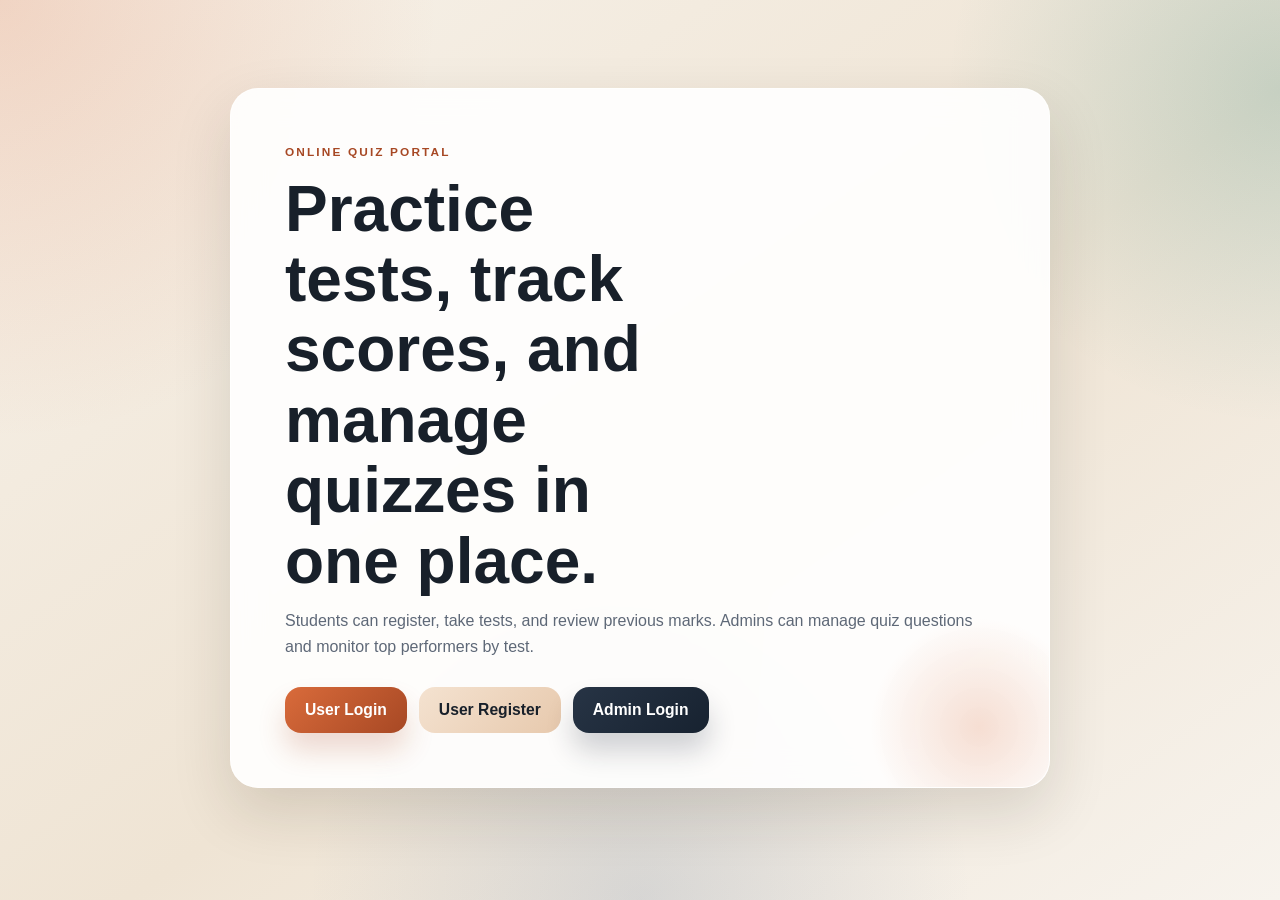
<file: index.html>
<!DOCTYPE html>
<html lang="en">
<head>
    <meta charset="UTF-8">
    <meta name="viewport" content="width=device-width, initial-scale=1.0">
    <title>Online Quiz Portal</title>
    <link rel="stylesheet" href="styles.css">
</head>
<body data-page="home">
    <main class="hero-layout">
        <section class="hero-panel">
            <p class="eyebrow">Online Quiz Portal</p>
            <h1>Practice tests, track scores, and manage quizzes in one place.</h1>
            <p class="hero-copy">
                Students can register, take tests, and review previous marks. Admins can manage quiz questions and monitor top performers by test.
            </p>
            <div class="hero-actions">
                <a href="login.html" class="btn">User Login</a>
                <a href="register.html" class="btn btn-secondary">User Register</a>
                <a href="admin-login.html" class="btn btn-dark">Admin Login</a>
            </div>
        </section>
    </main>
</body>
</html>
</file>
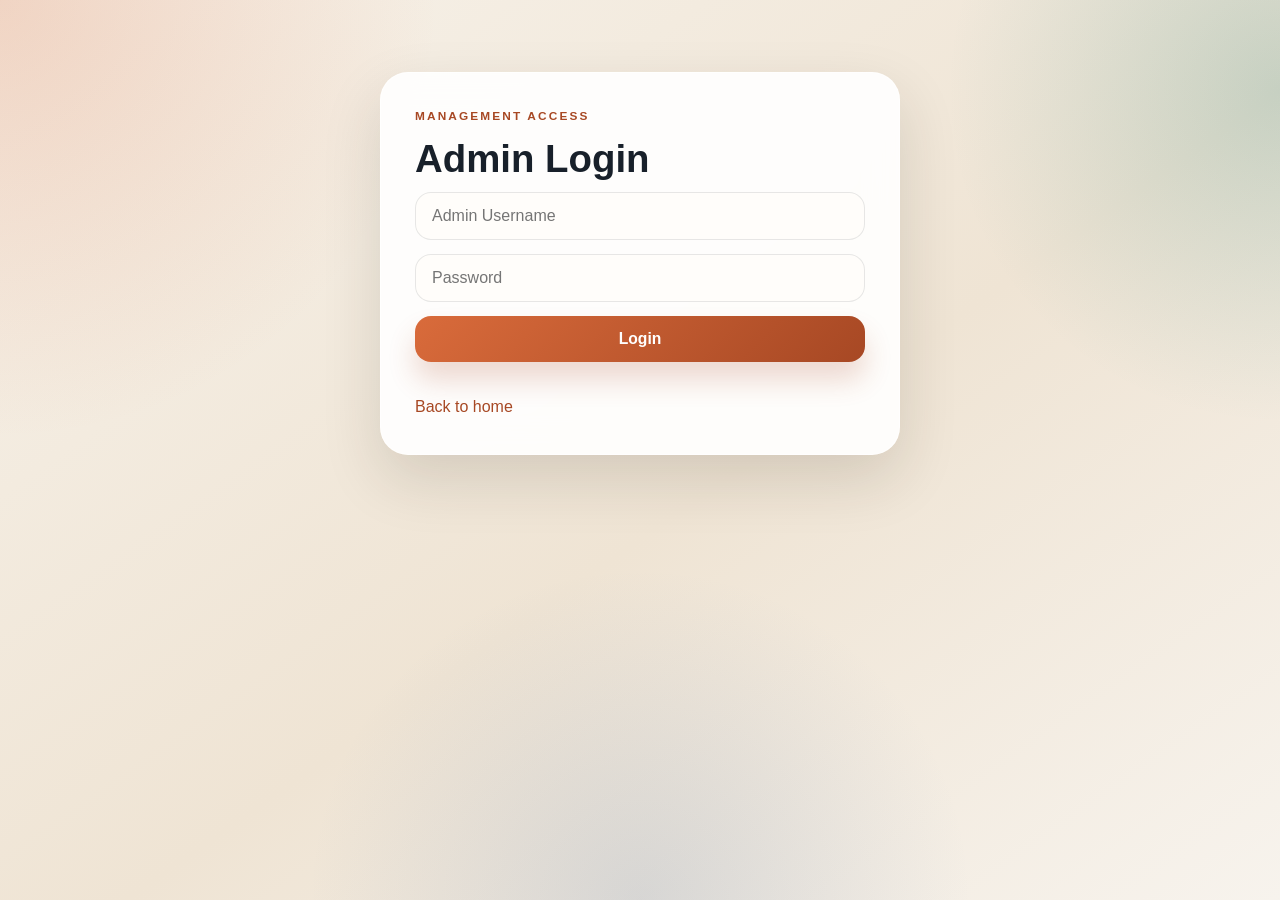
<file: admin-dashboard.html>
<!DOCTYPE html>
<html lang="en">
<head>
    <meta charset="UTF-8">
    <meta name="viewport" content="width=device-width, initial-scale=1.0">
    <title>Admin Dashboard</title>
    <link rel="stylesheet" href="styles.css">
</head>
<body data-page="admin-dashboard">
    <main class="dashboard-shell">
        <section class="topbar">
            <div>
                <p class="eyebrow">Administration</p>
                <h2 id="adminWelcome">Welcome</h2>
                <p class="muted">Manage tests, update questions, and review top performers.</p>
            </div>
            <div class="topbar-actions">
                <a href="admin-users.html" class="btn">Users Report</a>
                <button type="button" class="btn btn-secondary" onclick="resetDemoData()">Reset Data</button>
                <button type="button" class="btn btn-dark" onclick="logoutAdmin()">Logout</button>
            </div>
        </section>

        <section class="panel">
            <div id="adminStats" class="stat-grid"></div>
        </section>

        <section class="panel">
            <div class="panel-header">
                <h3>Leaderboard</h3>
                <select id="adminLeaderboardFilter" onchange="renderLeaderboard('leaderboardBody', loadData(), this.value)"></select>
            </div>
            <div class="table-wrap">
                <table>
                    <thead>
                        <tr>
                            <th>Rank</th>
                            <th>Student</th>
                            <th>Score</th>
                            <th>Attempts</th>
                        </tr>
                    </thead>
                    <tbody id="leaderboardBody"></tbody>
                </table>
            </div>
        </section>

        <section class="panel">
            <div class="panel-header">
                <h3>Student Progress</h3>
                <select id="progressTestFilter" onchange="renderAdminProgress(loadData(), this.value)"></select>
            </div>
            <div class="table-wrap">
                <table>
                    <thead>
                        <tr>
                            <th>Test</th>
                            <th>Student</th>
                            <th>Attempts</th>
                            <th>Best Score</th>
                            <th>Latest Attempt</th>
                            <th>Status</th>
                        </tr>
                    </thead>
                    <tbody id="studentProgressBody"></tbody>
                </table>
            </div>
        </section>

        <section class="panel two-column">
            <div>
                <h3>Existing Tests</h3>
                <div id="adminTestList" class="card-stack"></div>
            </div>

            <div>
                <h3>Create or Edit Test</h3>
                <form id="testForm" onsubmit="return saveTest(event)">
                    <input type="hidden" id="testId">
                    <label for="testSelect">Choose a test to edit</label>
                    <select id="testSelect" onchange="loadTestIntoEditor()"></select>
                    <input type="text" id="testTitle" placeholder="Test title" required>
                    <input type="text" id="testCategory" placeholder="Test category or subject (e.g. Java, Aptitude)" required>
                    <textarea id="testDescription" placeholder="Short description" rows="3" required></textarea>
                    <input type="number" id="testDuration" min="1" placeholder="Test duration in minutes" required>
                    <input type="number" id="testAttempts" min="1" placeholder="Max attempts per user" required>
                    <input type="number" id="testExpiryMinutes" min="0" placeholder="Expire after this many minutes from now (optional)">
                    <div class="panel-header compact-header">
                        <label for="questionBuilder">Questions</label>
                        <button type="button" class="btn btn-secondary btn-small" onclick="addQuestionEditor()">Add Question</button>
                    </div>
                    <div id="questionBuilder" class="question-builder"></div>
                    <div id="adminTestMessage" class="status-message"></div>
                    <button type="submit" class="btn">Save Test</button>
                    <button type="button" class="btn btn-danger" onclick="deleteTest()">Delete Test</button>
                </form>
            </div>
        </section>
    </main>
    <script src="script.js"></script>
</body>
</html>
</file>
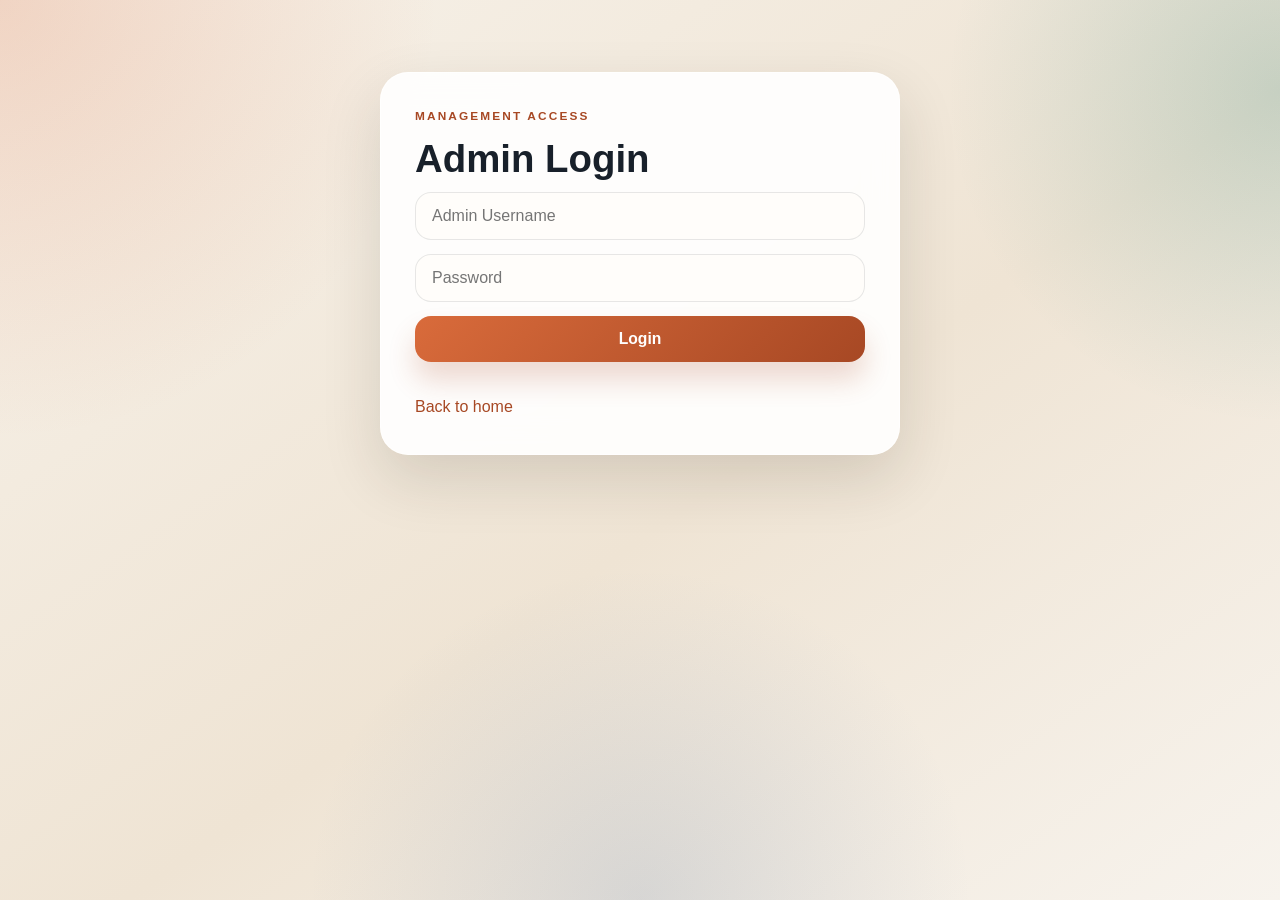
<file: admin-login.html>
<!DOCTYPE html>
<html lang="en">
<head>
    <meta charset="UTF-8">
    <meta name="viewport" content="width=device-width, initial-scale=1.0">
    <title>Admin Login</title>
    <link rel="stylesheet" href="styles.css">
</head>
<body data-page="admin-login">
    <main class="page-shell">
        <div class="container narrow">
            <p class="eyebrow">Management Access</p>
            <h2>Admin Login</h2>
            <form onsubmit="return loginAdmin(event)">
                <input type="text" id="adminUsername" placeholder="Admin Username" required>
                <input type="password" id="adminPassword" placeholder="Password" required>
                <button type="submit" class="btn">Login</button>
            </form>
            <div id="adminLoginMessage" class="status-message"></div>
            <p class="helper-text"><a href="index.html">Back to home</a></p>
        </div>
    </main>
    <script src="script.js"></script>
</body>
</html>
</file>
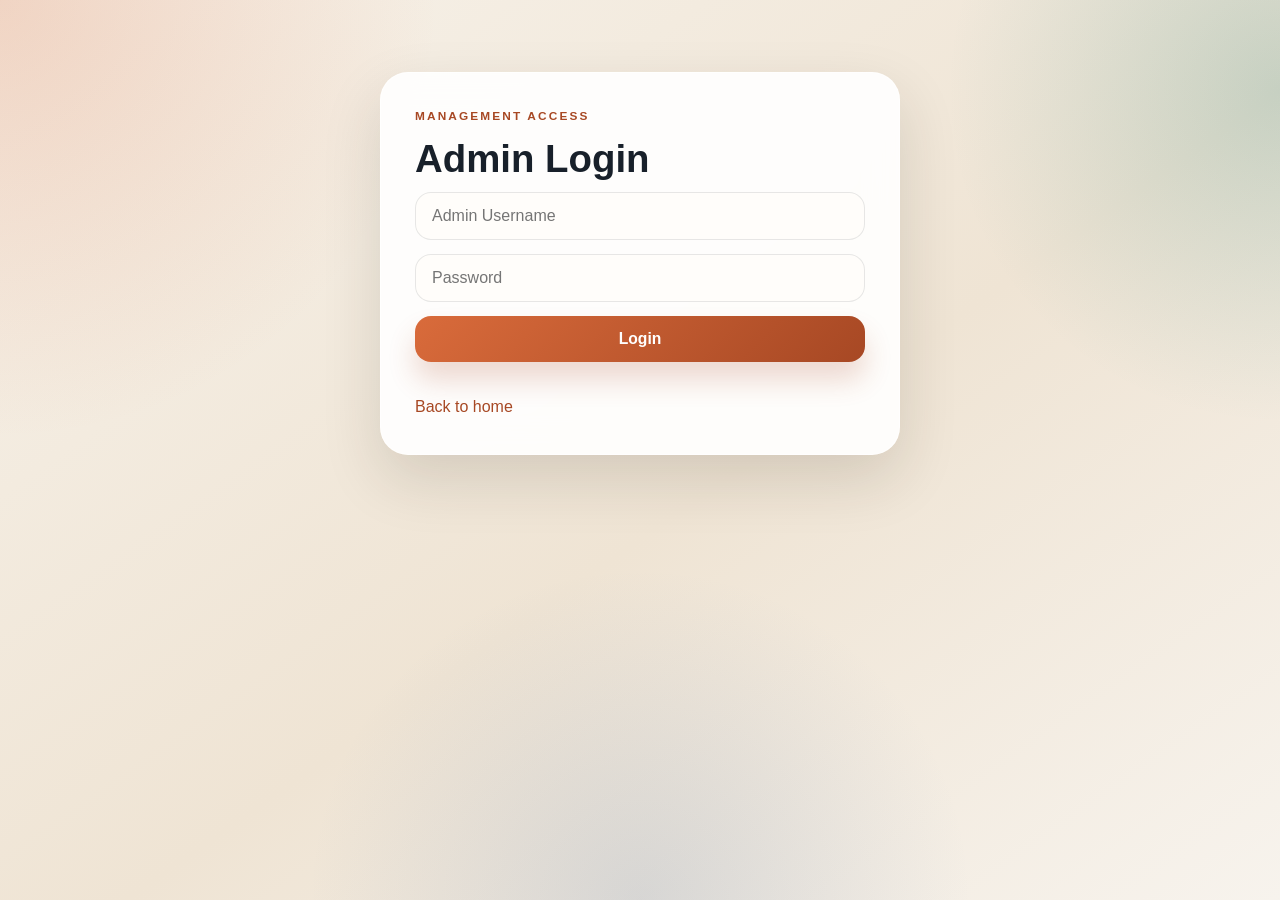
<file: admin-user-report.html>
<!DOCTYPE html>
<html lang="en">
<head>
    <meta charset="UTF-8">
    <meta name="viewport" content="width=device-width, initial-scale=1.0">
    <title>User Report</title>
    <link rel="stylesheet" href="styles.css">
</head>
<body data-page="admin-user-report">
    <main class="dashboard-shell">
        <section class="topbar">
            <div>
                <p class="eyebrow">Read-Only User Report</p>
                <h2 id="reportWelcome">User Report</h2>
                <p id="reportSubtitle" class="muted">Only viewing is allowed on this page.</p>
            </div>
            <div class="topbar-actions">
                <a href="admin-users.html" class="btn btn-secondary">Back to Users</a>
                <a href="admin-dashboard.html" class="btn btn-dark">Admin Dashboard</a>
            </div>
        </section>

        <section class="panel">
            <div id="reportStats" class="stat-grid"></div>
        </section>

        <section id="reportCharts" class="report-grid"></section>

        <section class="panel">
            <h3>Insights</h3>
            <div id="reportInsights" class="insight-list"></div>
        </section>
    </main>
    <script src="script.js"></script>
</body>
</html>
</file>
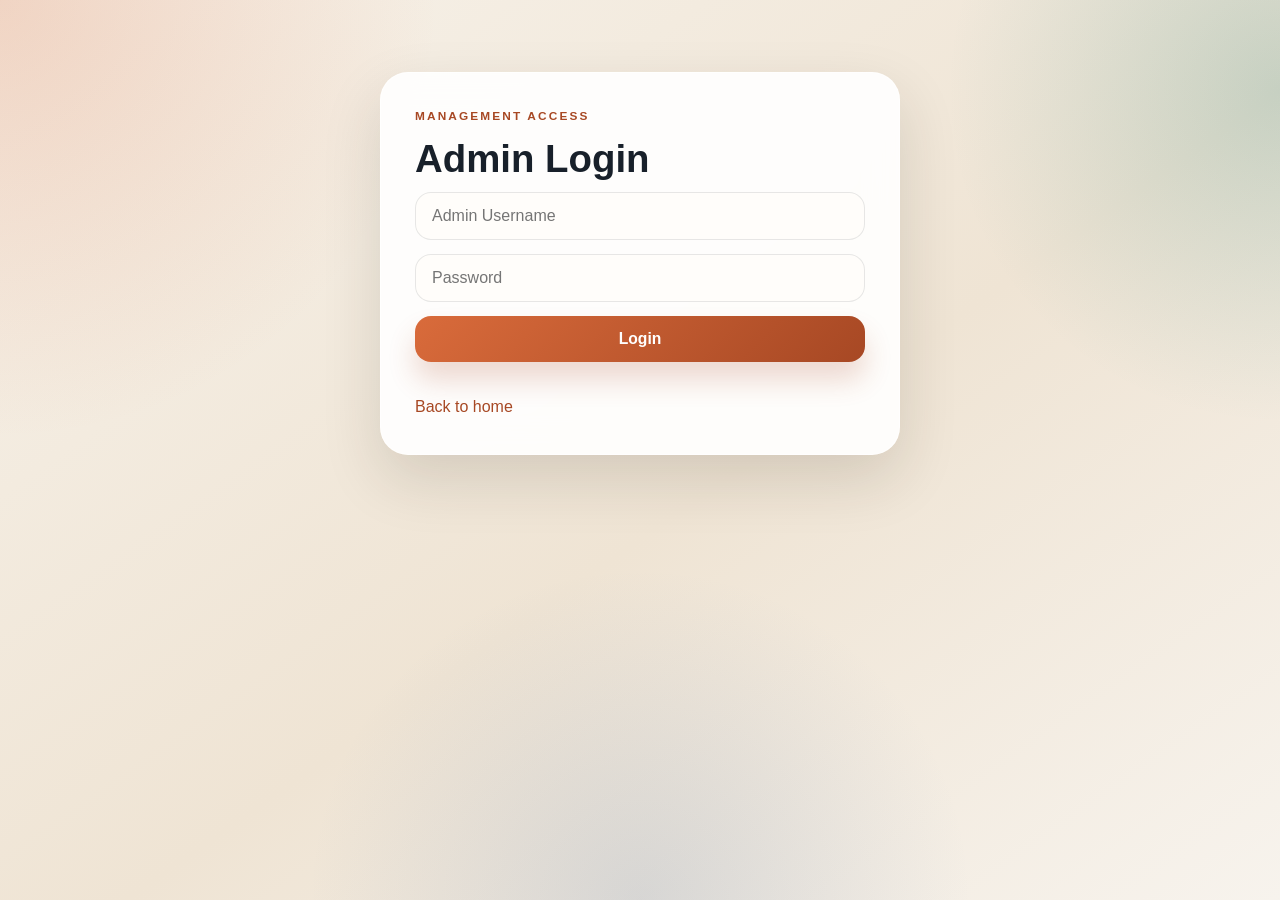
<file: admin-users.html>
<!DOCTYPE html>
<html lang="en">
<head>
    <meta charset="UTF-8">
    <meta name="viewport" content="width=device-width, initial-scale=1.0">
    <title>Users Report</title>
    <link rel="stylesheet" href="styles.css">
</head>
<body data-page="admin-users">
    <main class="dashboard-shell">
        <section class="topbar">
            <div>
                <p class="eyebrow">Users Report</p>
                <h2>Student Reports</h2>
                <p class="muted">Search for a student and open their report in read-only mode.</p>
            </div>
            <div class="topbar-actions">
                <a href="admin-dashboard.html" class="btn btn-secondary">Back to Admin</a>
                <button type="button" class="btn btn-dark" onclick="logoutAdmin()">Logout</button>
            </div>
        </section>

        <section class="panel">
            <label for="adminUserSearch">Search users</label>
            <input type="search" id="adminUserSearch" placeholder="Search by name or username">
        </section>

        <section class="panel">
            <div class="panel-header">
                <h3>All Users</h3>
                <p id="adminUsersCount" class="muted">0 users</p>
            </div>
            <div id="adminUsersList" class="card-grid"></div>
        </section>
    </main>
    <script src="script.js"></script>
</body>
</html>
</file>
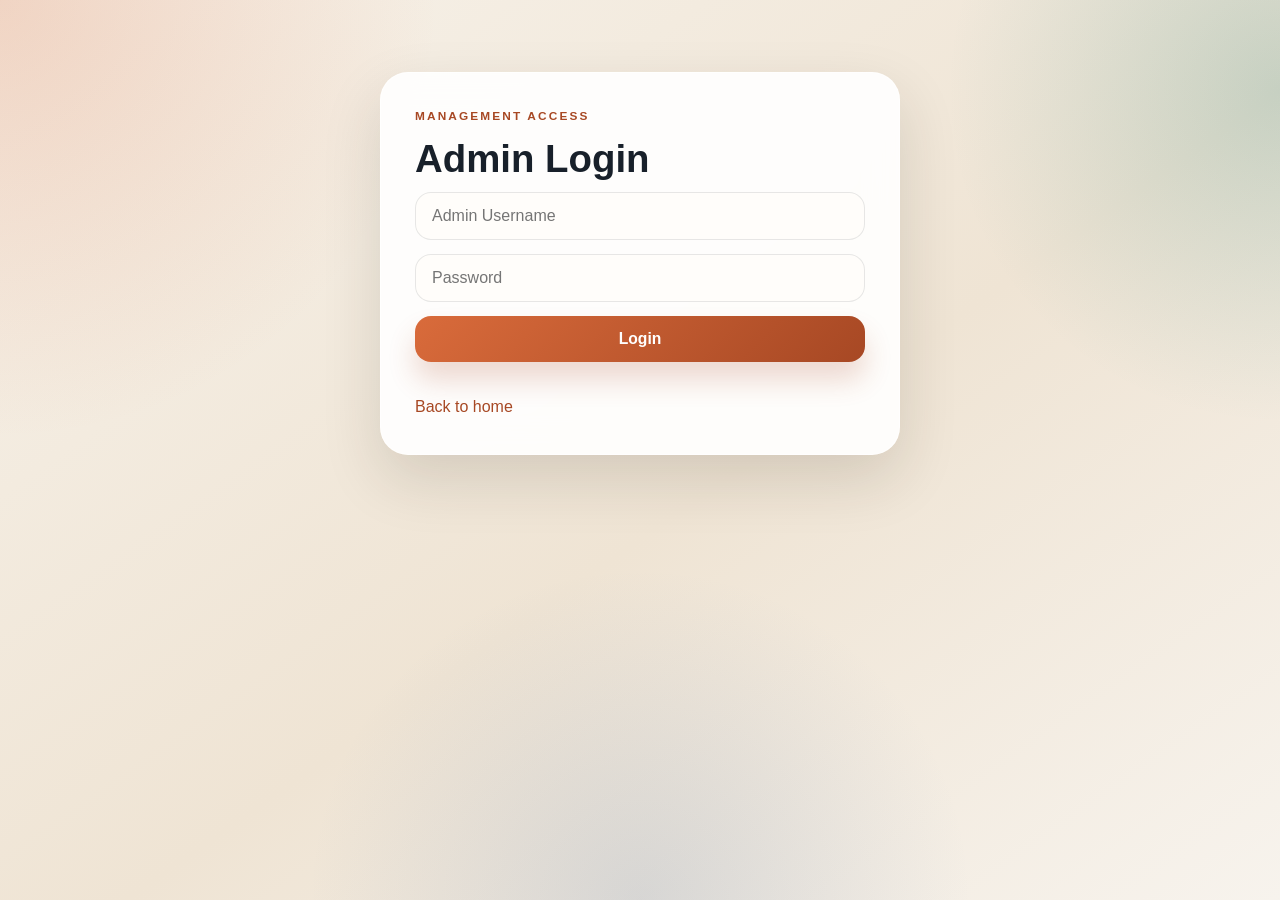
<file: answer-key.html>
<!DOCTYPE html>
<html lang="en">
<head>
    <meta charset="UTF-8">
    <meta name="viewport" content="width=device-width, initial-scale=1.0">
    <title>Answer Key</title>
    <link rel="stylesheet" href="styles.css">
</head>
<body data-page="answer-key">
    <main class="dashboard-shell">
        <section class="topbar">
            <div>
                <p class="eyebrow">Admin Answer Key</p>
                <h2 id="answerKeyTitle">Answer Key</h2>
                <p id="answerKeySummary" class="muted"></p>
            </div>
            <div class="topbar-actions">
                <button type="button" id="releaseKeyButton" class="btn">Release Key To Users</button>
                <a href="admin-dashboard.html" class="btn btn-secondary">Back to Admin Dashboard</a>
            </div>
        </section>

        <section class="panel review-panel">
            <div id="answerKeyContainer" class="review-grid"></div>
        </section>
    </main>
    <script src="script.js"></script>
</body>
</html>
</file>
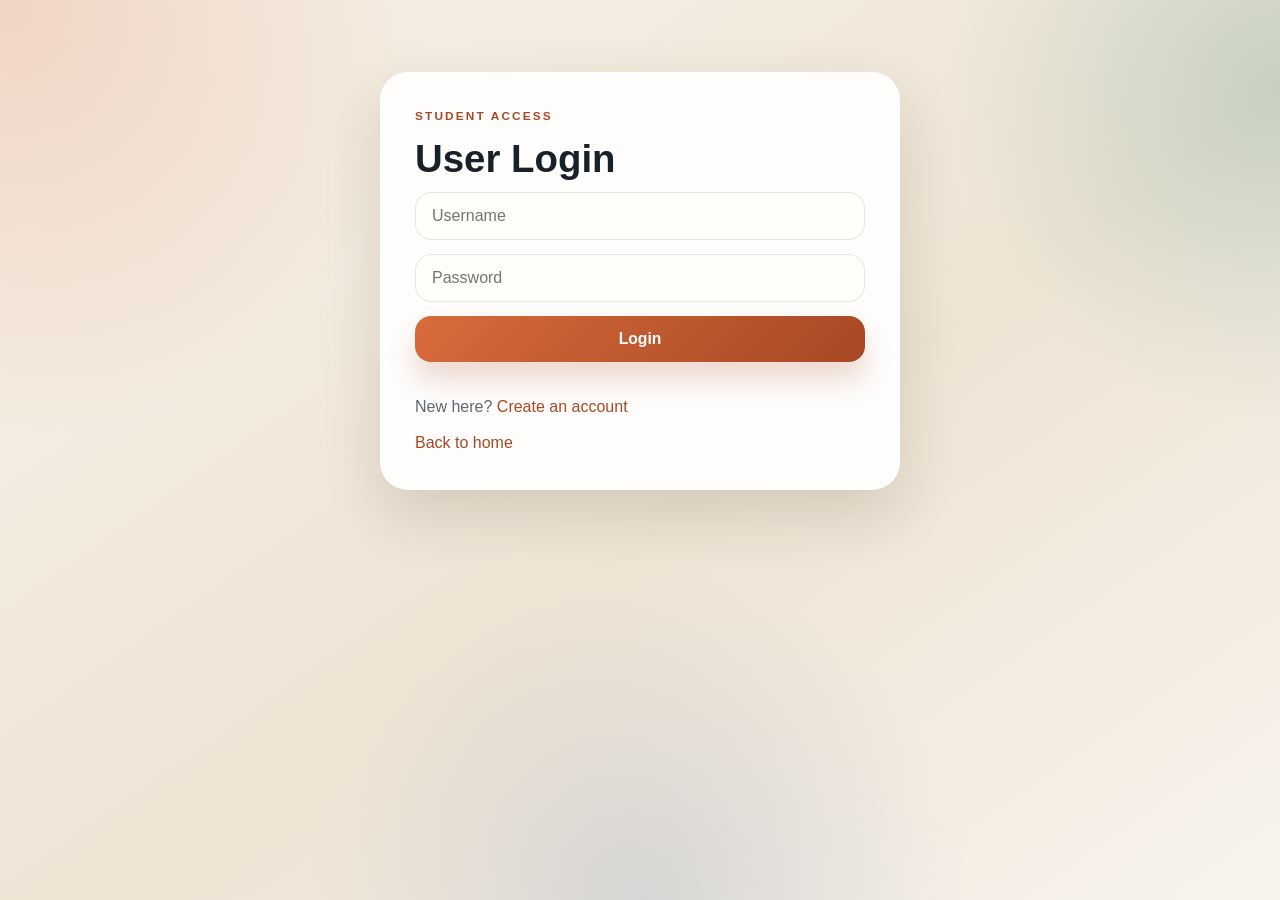
<file: dashboard.html>
<!DOCTYPE html>
<html lang="en">
<head>
    <meta charset="UTF-8">
    <meta name="viewport" content="width=device-width, initial-scale=1.0">
    <title>User Dashboard</title>
    <link rel="stylesheet" href="styles.css">
</head>
<body data-page="dashboard">
    <main class="dashboard-shell">
        <section class="topbar">
            <div>
                <p class="eyebrow">Student Dashboard</p>
                <h2 id="dashboardWelcome">Welcome</h2>
                <p class="muted">Choose a test and track your previous marks below.</p>
            </div>
            <div class="topbar-actions">
                <a href="report.html" class="btn">View Report</a>
                <button type="button" class="btn btn-secondary" onclick="resetDemoData()">Reset Data</button>
                <button type="button" class="btn btn-dark" onclick="logoutUser()">Logout</button>
            </div>
        </section>

        <section class="panel">
            <div id="userStats" class="stat-grid"></div>
        </section>

        <section class="panel">
            <h3>Available Tests</h3>
            <div id="testsContainer" class="card-grid"></div>
        </section>

        <section class="panel">
            <h3>Previous Tests and Marks</h3>
            <div class="table-wrap">
                <table>
                    <thead>
                        <tr>
                            <th>Test</th>
                            <th>Score</th>
                            <th>Percentage</th>
                            <th>Date</th>
                            <th>Answer Key</th>
                        </tr>
                    </thead>
                    <tbody id="attemptsBody"></tbody>
                </table>
            </div>
        </section>

        <section class="panel">
            <div class="panel-header">
                <h3>Leaderboard</h3>
                <select id="userLeaderboardFilter" onchange="renderLeaderboard('userLeaderboardBody', loadData(), this.value)"></select>
            </div>
            <div class="table-wrap">
                <table>
                    <thead>
                        <tr>
                            <th>Rank</th>
                            <th>Student</th>
                            <th>Score</th>
                            <th>Attempts</th>
                        </tr>
                    </thead>
                    <tbody id="userLeaderboardBody"></tbody>
                </table>
            </div>
        </section>
    </main>
    <script src="script.js"></script>
</body>
</html>
</file>
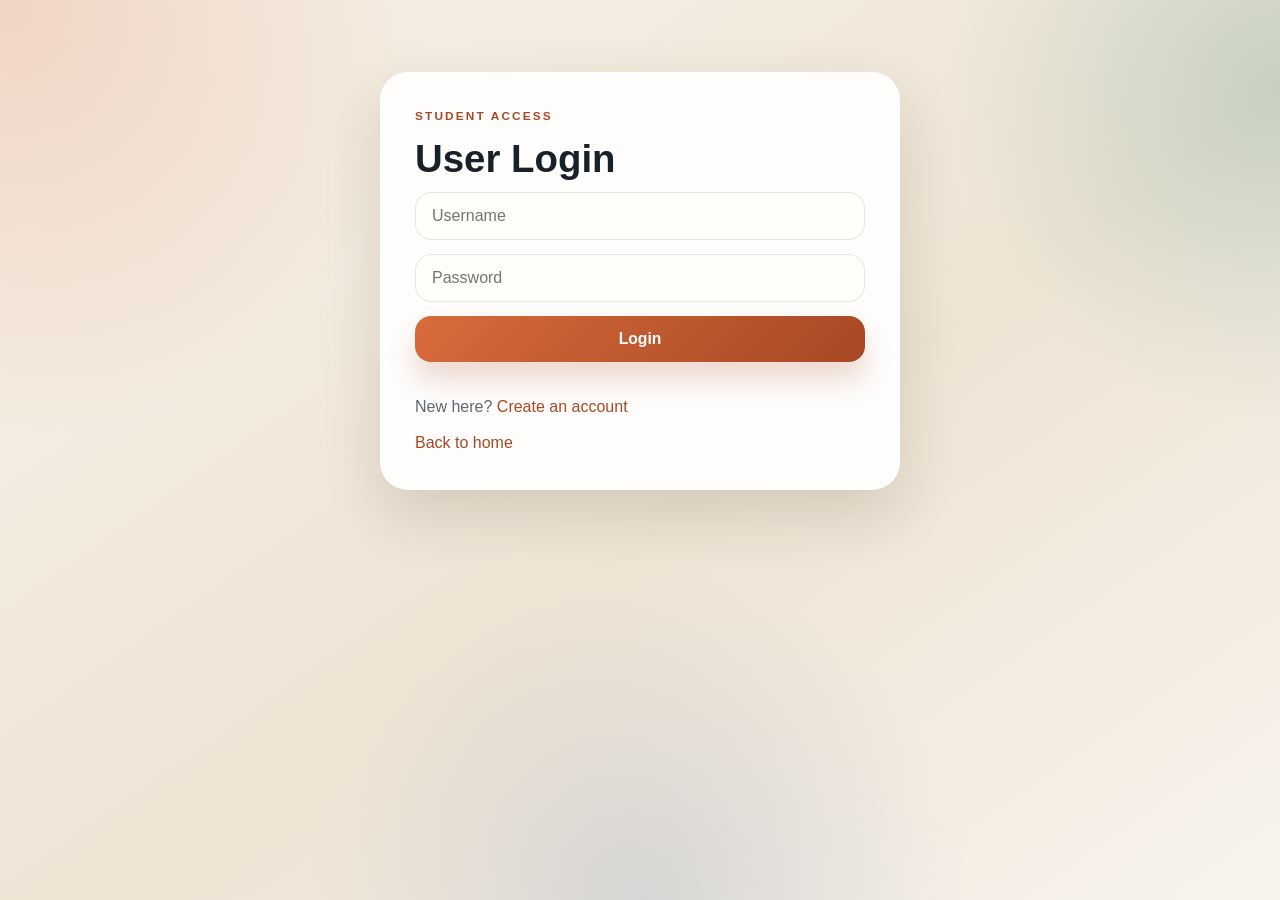
<file: login.html>
<!DOCTYPE html>
<html lang="en">
<head>
    <meta charset="UTF-8">
    <meta name="viewport" content="width=device-width, initial-scale=1.0">
    <title>User Login</title>
    <link rel="stylesheet" href="styles.css">
</head>
<body data-page="login">
    <main class="page-shell">
        <div class="container narrow">
            <p class="eyebrow">Student Access</p>
            <h2>User Login</h2>
            <form onsubmit="return loginUser(event)">
                <input type="text" id="username" placeholder="Username" required>
                <input type="password" id="password" placeholder="Password" required>
                <button type="submit" class="btn">Login</button>
            </form>
            <div id="loginMessage" class="status-message"></div>
            <p class="helper-text">New here? <a href="register.html">Create an account</a></p>
            <p class="helper-text"><a href="index.html">Back to home</a></p>
        </div>
    </main>
    <script src="script.js"></script>
</body>
</html>
</file>
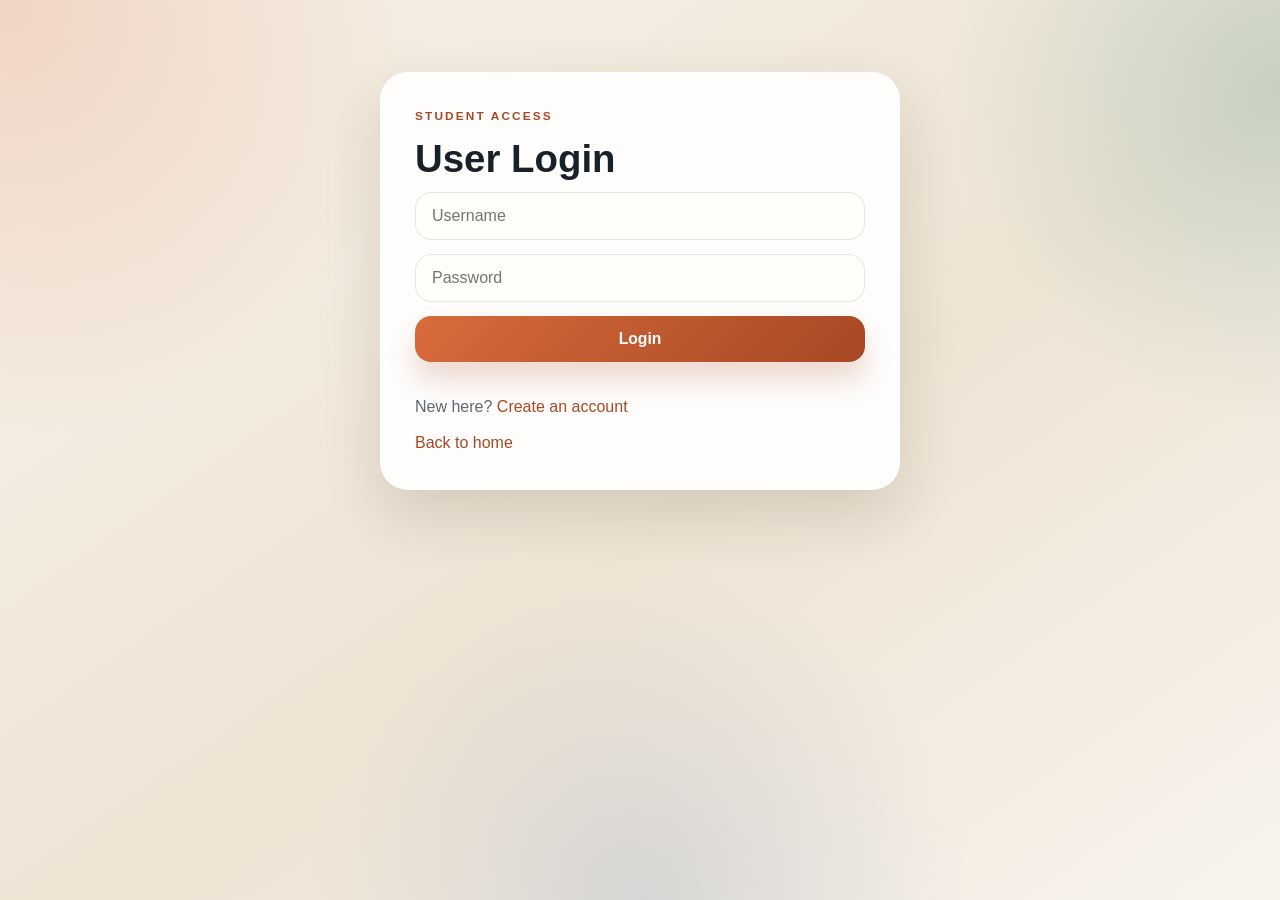
<file: quiz.html>
<!DOCTYPE html>
<html lang="en">
<head>
    <meta charset="UTF-8">
    <meta name="viewport" content="width=device-width, initial-scale=1.0">
    <title>Take Quiz</title>
    <link rel="stylesheet" href="styles.css">
</head>
<body data-page="quiz">
    <main class="dashboard-shell">
        <div id="warningBanner" class="warning-banner"></div>
        <section class="topbar">
            <div>
                <p class="eyebrow">Quiz In Progress</p>
                <h2 id="quizTitle">Quiz</h2>
                <p id="quizDescription" class="muted"></p>
                <p id="quizMeta" class="muted"></p>
            </div>
            <div class="topbar-actions">
                <div class="timer-panel">
                    <span class="timer-label">Time Left</span>
                    <strong id="quizTimer">00:00</strong>
                    <span id="quizTimerNote" class="muted"></span>
                </div>
            </div>
        </section>

        <section class="panel quiz-layout">
            <div class="quiz-main">
                <div class="question-stage">
                    <div class="panel-header">
                        <h3 id="questionCounter">Question 1</h3>
                    </div>
                    <form id="quizForm" onsubmit="return submitQuiz(event)"></form>
                    <div id="questionActions" class="question-actions"></div>
                </div>
            </div>
            <aside class="quiz-sidebar">
                <div class="quiz-sidebar-head">
                    <h3>Question Map</h3>
                    <p class="muted">White: not visited, Orange: pending, Green: completed</p>
                </div>
                <div id="questionNavigation" class="question-nav"></div>
            </aside>
        </section>
    </main>
    <script src="script.js"></script>
</body>
</html>
</file>
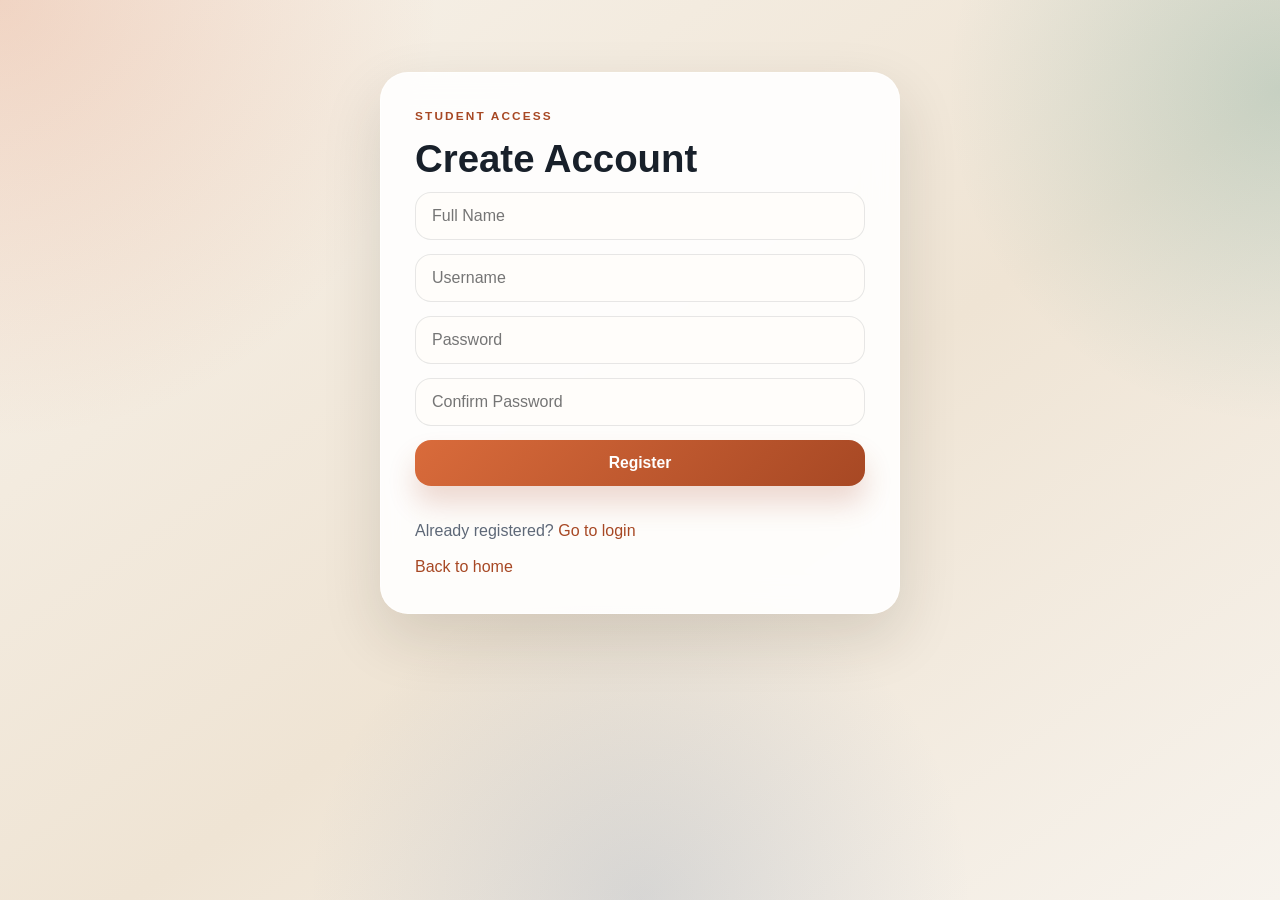
<file: register.html>
<!DOCTYPE html>
<html lang="en">
<head>
    <meta charset="UTF-8">
    <meta name="viewport" content="width=device-width, initial-scale=1.0">
    <title>User Registration</title>
    <link rel="stylesheet" href="styles.css">
</head>
<body data-page="register">
    <main class="page-shell">
        <div class="container narrow">
            <p class="eyebrow">Student Access</p>
            <h2>Create Account</h2>
            <form id="registerForm" onsubmit="return registerUser(event)">
                <input type="text" id="fullName" placeholder="Full Name" required>
                <input type="text" id="regUsername" name="username" placeholder="Username" required>
                <input type="password" id="regPassword" name="password" placeholder="Password" required>
                <input type="password" id="confirmPassword" placeholder="Confirm Password" required>
                <button type="submit" class="btn">Register</button>
            </form>
            <div id="registerMessage" class="status-message"></div>
            <p class="helper-text">Already registered? <a href="login.html">Go to login</a></p>
            <p class="helper-text"><a href="index.html">Back to home</a></p>
        </div>
    </main>
    <script src="script.js"></script>
</body>
</html>
</file>
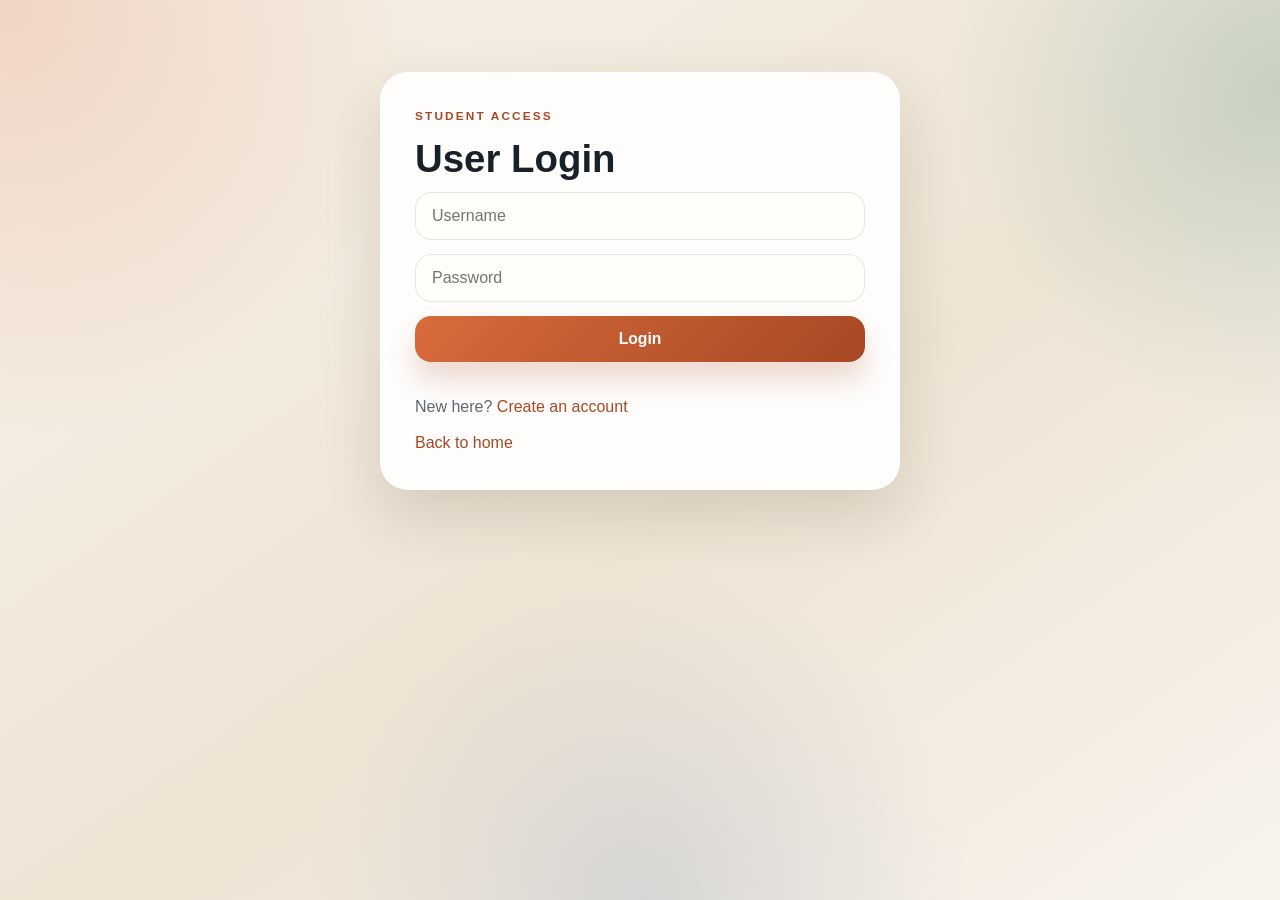
<file: report.html>
<!DOCTYPE html>
<html lang="en">
<head>
    <meta charset="UTF-8">
    <meta name="viewport" content="width=device-width, initial-scale=1.0">
    <title>Student Report</title>
    <link rel="stylesheet" href="styles.css">
</head>
<body data-page="report">
    <main class="dashboard-shell">
        <section class="topbar">
            <div>
                <p class="eyebrow">Performance Report</p>
                <h2 id="reportWelcome">Your Quiz Analytics</h2>
                <p id="reportSubtitle" class="muted">Detailed progress across all quiz attempts.</p>
            </div>
            <div class="topbar-actions">
                <a href="dashboard.html" class="btn btn-secondary">Back to Dashboard</a>
            </div>
        </section>

        <section class="panel">
            <div id="reportStats" class="stat-grid"></div>
        </section>

        <section id="reportCharts" class="report-grid"></section>

        <section class="panel">
            <h3>Insights</h3>
            <div id="reportInsights" class="insight-list"></div>
        </section>
    </main>
    <script src="script.js"></script>
</body>
</html>
</file>
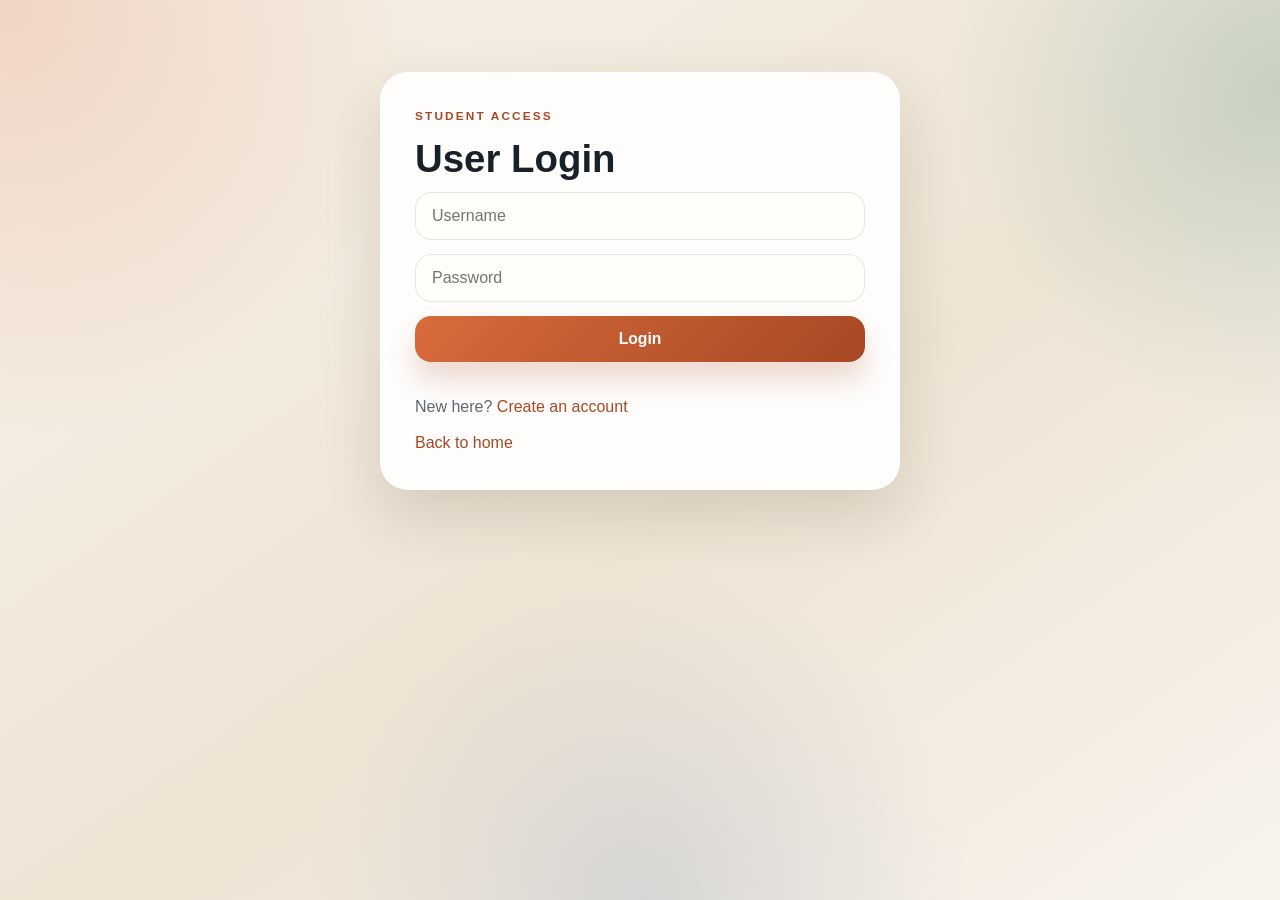
<file: result.html>
<!DOCTYPE html>
<html lang="en">
<head>
    <meta charset="UTF-8">
    <meta name="viewport" content="width=device-width, initial-scale=1.0">
    <title>Quiz Result</title>
    <link rel="stylesheet" href="styles.css">
</head>
<body data-page="result">
    <main class="dashboard-shell">
        <section class="result-hero">
            <p class="eyebrow">Test Submitted</p>
            <h2 id="resultTitle">Quiz Result</h2>
            <div class="result-metrics">
                <div class="metric-card">
                    <span class="metric-label">Score</span>
                    <strong id="resultScore">0/0</strong>
                </div>
                <div class="metric-card">
                    <span class="metric-label">Percentage</span>
                    <strong id="resultPercentage">0%</strong>
                </div>
                <div class="metric-card">
                    <span class="metric-label">Completed</span>
                    <strong id="resultDate">-</strong>
                </div>
            </div>
            <p id="resultFeedback" class="hero-copy"></p>
            <p id="resultReleaseNote" class="helper-text"></p>
            <div class="hero-actions">
                <button type="button" id="reviewAttemptButton" class="btn">Review Answers</button>
                <a href="dashboard.html" class="btn btn-secondary">Back to Dashboard</a>
            </div>
        </section>
    </main>
    <script src="script.js"></script>
</body>
</html>
</file>
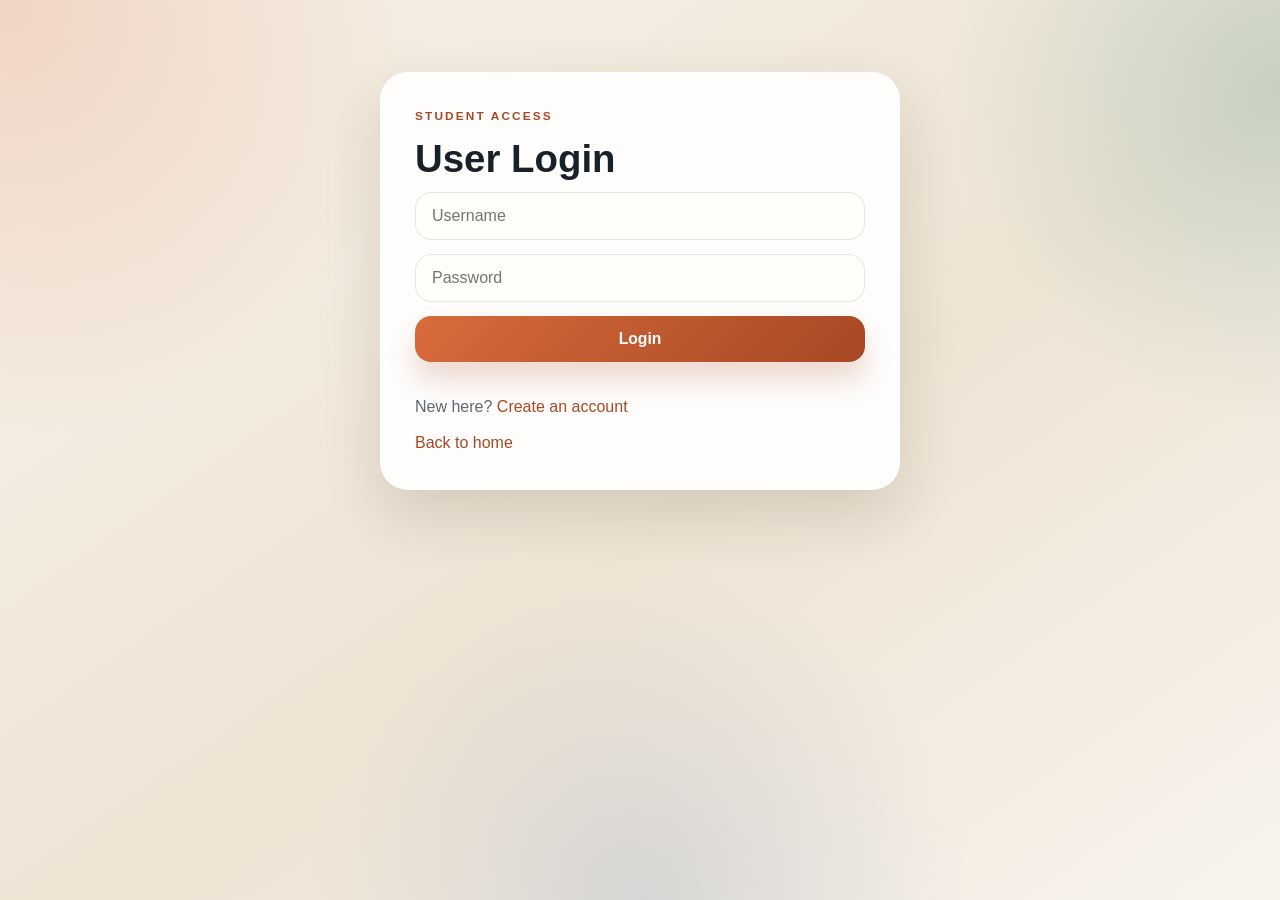
<file: review.html>
<!DOCTYPE html>
<html lang="en">
<head>
    <meta charset="UTF-8">
    <meta name="viewport" content="width=device-width, initial-scale=1.0">
    <title>Answer Review</title>
    <link rel="stylesheet" href="styles.css">
</head>
<body data-page="review">
    <main class="dashboard-shell">
        <section class="topbar">
            <div>
                <p class="eyebrow">Performance Review</p>
                <h2 id="reviewTitle">Review</h2>
                <p id="reviewSummary" class="muted"></p>
            </div>
            <div class="topbar-actions">
                <a href="dashboard.html" class="btn btn-secondary">Back to Dashboard</a>
            </div>
        </section>

        <section class="panel review-panel">
            <div id="reviewContainer" class="review-grid"></div>
        </section>
    </main>
    <script src="script.js"></script>
</body>
</html>
</file>
<file: styles.css>
:root {
    --bg-base: #f5f1ea;
    --bg-strong: #1f2833;
    --panel: rgba(255, 255, 255, 0.9);
    --panel-strong: #fffdfa;
    --text: #18202a;
    --muted: #5e6877;
    --line: rgba(24, 32, 42, 0.1);
    --primary: #d96b3b;
    --primary-deep: #a74824;
    --accent: #0f766e;
    --accent-soft: #d9f2ef;
    --danger: #c74444;
    --danger-soft: #fde2e2;
    --success: #1c7c54;
    --success-soft: #dff6ea;
    --card-shadow: 0 24px 60px rgba(46, 35, 24, 0.14);
    --soft-shadow: 0 18px 32px rgba(31, 40, 51, 0.08);
}

* {
    box-sizing: border-box;
    margin: 0;
    padding: 0;
}

body {
    min-height: 100vh;
    color: var(--text);
    font-family: "Segoe UI", Tahoma, Geneva, Verdana, sans-serif;
    background:
        radial-gradient(circle at 0% 0%, rgba(217, 107, 59, 0.22), transparent 28%),
        radial-gradient(circle at 100% 10%, rgba(15, 118, 110, 0.18), transparent 22%),
        radial-gradient(circle at 50% 100%, rgba(89, 120, 163, 0.18), transparent 30%),
        linear-gradient(145deg, #f7f2ea 0%, #efe4d4 55%, #f7f3ed 100%);
}

a {
    color: var(--primary-deep);
    text-decoration: none;
}

a:hover {
    text-decoration: underline;
}

.hero-layout,
.page-shell,
.dashboard-shell {
    width: min(1180px, calc(100% - 32px));
    margin: 0 auto;
    padding: 28px 0 52px;
}

.hero-layout {
    min-height: 100vh;
    display: grid;
    place-items: center;
}

.hero-panel,
.container,
.panel,
.topbar,
.result-hero {
    background: var(--panel);
    border: 1px solid rgba(255, 255, 255, 0.6);
    border-radius: 28px;
    box-shadow: var(--card-shadow);
    backdrop-filter: blur(16px);
}

.hero-panel {
    max-width: 820px;
    padding: 54px;
    position: relative;
    overflow: hidden;
}

.hero-panel::after,
.result-hero::after {
    content: "";
    position: absolute;
    inset: auto -40px -50px auto;
    width: 220px;
    height: 220px;
    border-radius: 50%;
    background: radial-gradient(circle, rgba(217, 107, 59, 0.22), transparent 70%);
    pointer-events: none;
}

.container {
    max-width: 560px;
    margin: 44px auto 0;
    padding: 34px;
}

.container.narrow {
    max-width: 520px;
}

.topbar,
.panel,
.result-hero {
    padding: 28px;
}

.topbar {
    display: flex;
    justify-content: space-between;
    align-items: center;
    gap: 18px;
    margin-bottom: 20px;
}

.result-hero {
    position: relative;
    overflow: hidden;
}

.hero-actions,
.topbar-actions {
    display: flex;
    flex-wrap: wrap;
    gap: 12px;
}

.hero-actions {
    margin-top: 28px;
}

.eyebrow {
    font-size: 0.74rem;
    font-weight: 800;
    letter-spacing: 0.18em;
    text-transform: uppercase;
    color: var(--primary-deep);
    margin-bottom: 12px;
}

h1,
h2,
h3 {
    line-height: 1.1;
    margin-bottom: 12px;
}

h1 {
    font-size: clamp(2.8rem, 5vw, 4.4rem);
    max-width: 12ch;
}

h2 {
    font-size: clamp(2rem, 3vw, 2.9rem);
}

h3 {
    font-size: 1.18rem;
}

p,
label,
li,
th,
td {
    line-height: 1.6;
}

.hero-copy,
.muted,
.helper-text {
    color: var(--muted);
}

.helper-text {
    margin-top: 10px;
}

form {
    display: grid;
    gap: 14px;
}

input,
select,
textarea {
    width: 100%;
    padding: 14px 16px;
    border-radius: 16px;
    border: 1px solid var(--line);
    background: var(--panel-strong);
    color: var(--text);
    font-size: 1rem;
    transition: border-color 0.2s ease, box-shadow 0.2s ease, transform 0.2s ease;
}

input:focus,
select:focus,
textarea:focus {
    outline: none;
    border-color: rgba(217, 107, 59, 0.5);
    box-shadow: 0 0 0 4px rgba(217, 107, 59, 0.12);
}

textarea {
    resize: vertical;
    min-height: 130px;
}

.btn {
    display: inline-flex;
    align-items: center;
    justify-content: center;
    gap: 8px;
    border: none;
    border-radius: 16px;
    padding: 14px 20px;
    background: linear-gradient(135deg, var(--primary), var(--primary-deep));
    color: #fff;
    font-size: 0.98rem;
    font-weight: 700;
    cursor: pointer;
    box-shadow: 0 18px 28px rgba(169, 72, 36, 0.2);
    transition: transform 0.18s ease, box-shadow 0.18s ease, filter 0.18s ease;
}

.btn:hover {
    transform: translateY(-1px);
    box-shadow: 0 22px 32px rgba(169, 72, 36, 0.24);
    filter: saturate(1.05);
}

.btn-secondary {
    background: linear-gradient(135deg, #f4e2d0, #e7c9ad);
    color: var(--text);
    box-shadow: none;
}

.btn-dark {
    background: linear-gradient(135deg, #273445, #172230);
    box-shadow: 0 18px 28px rgba(23, 34, 48, 0.2);
}

.btn-danger {
    background: linear-gradient(135deg, #d95f5f, #a93131);
    box-shadow: none;
}

.btn-small {
    padding: 10px 14px;
    font-size: 0.88rem;
    border-radius: 12px;
}

.btn:disabled {
    opacity: 0.6;
    cursor: not-allowed;
    transform: none;
    box-shadow: none;
}

.card-grid,
.card-stack,
.two-column,
.review-grid,
.result-metrics,
.stat-grid,
.report-grid {
    display: grid;
    gap: 18px;
}

.card-grid {
    grid-template-columns: repeat(auto-fit, minmax(230px, 1fr));
}

.two-column {
    grid-template-columns: 0.95fr 1.2fr;
}

.review-grid {
    grid-template-columns: 1fr;
}

.result-metrics {
    grid-template-columns: repeat(auto-fit, minmax(180px, 1fr));
    margin: 24px 0 10px;
}

.stat-grid {
    grid-template-columns: repeat(auto-fit, minmax(180px, 1fr));
}

.report-grid {
    grid-template-columns: repeat(2, minmax(0, 1fr));
    margin: 18px 0;
}

.card,
.metric-card,
.review-card,
.stat-card,
.chart-card,
.insight-card {
    background: linear-gradient(180deg, rgba(255, 255, 255, 0.98), rgba(255, 251, 246, 0.95));
    border: 1px solid var(--line);
    border-radius: 22px;
    box-shadow: var(--soft-shadow);
}

.card {
    padding: 22px;
}

.user-report-card {
    width: 100%;
    display: grid;
    gap: 8px;
    text-align: left;
    color: var(--text);
    font: inherit;
    cursor: pointer;
}

.user-report-card strong {
    font-size: 1.15rem;
}

.user-report-card:hover,
.user-report-card:focus-visible {
    outline: none;
    transform: translateY(-2px);
    box-shadow: 0 22px 34px rgba(31, 40, 51, 0.1);
}

.card.compact {
    padding: 18px 20px;
}

.card-foot {
    display: flex;
    flex-wrap: wrap;
    justify-content: space-between;
    gap: 12px;
    align-items: center;
    margin-top: 16px;
}

.card-foot-admin {
    justify-content: flex-start;
}

.panel-header {
    display: flex;
    justify-content: space-between;
    align-items: center;
    gap: 16px;
    margin-bottom: 18px;
}

.compact-header {
    margin-bottom: 12px;
}

.elevated-card {
    position: relative;
    overflow: hidden;
}

.elevated-card::before {
    content: "";
    position: absolute;
    inset: 0 0 auto 0;
    height: 4px;
    background: linear-gradient(90deg, var(--primary), var(--accent));
}

.card-chip {
    display: inline-flex;
    align-items: center;
    padding: 6px 10px;
    margin-bottom: 12px;
    border-radius: 999px;
    font-size: 0.78rem;
    font-weight: 700;
    letter-spacing: 0.04em;
    color: var(--accent);
    background: var(--accent-soft);
}

.card-chip.subtle {
    color: var(--primary-deep);
    background: rgba(217, 107, 59, 0.14);
}

.table-wrap {
    overflow-x: auto;
}

table {
    width: 100%;
    border-collapse: collapse;
}

th,
td {
    padding: 14px 12px;
    border-bottom: 1px solid var(--line);
    text-align: left;
}

th {
    color: var(--muted);
    font-size: 0.92rem;
}

.question-card {
    margin-bottom: 18px;
    padding: 22px;
    border-radius: 24px;
    border: 1px solid var(--line);
    background: linear-gradient(180deg, rgba(255, 255, 255, 0.98), rgba(249, 244, 238, 0.96));
    box-shadow: var(--soft-shadow);
}

.question-head {
    margin-bottom: 14px;
}

.question-number {
    display: inline-flex;
    margin-bottom: 10px;
    padding: 6px 10px;
    border-radius: 999px;
    font-size: 0.75rem;
    font-weight: 700;
    letter-spacing: 0.08em;
    text-transform: uppercase;
    color: var(--primary-deep);
    background: rgba(217, 107, 59, 0.14);
}

.choice-list {
    display: grid;
    gap: 12px;
}

.choice {
    display: flex;
    align-items: center;
    gap: 12px;
    padding: 14px 16px;
    border-radius: 18px;
    border: 1px solid var(--line);
    background: #fff;
    transition: transform 0.18s ease, border-color 0.18s ease, box-shadow 0.18s ease;
}

.choice:hover {
    transform: translateY(-1px);
    border-color: rgba(217, 107, 59, 0.35);
    box-shadow: 0 12px 20px rgba(31, 40, 51, 0.06);
}

.choice input {
    width: auto;
    accent-color: var(--primary);
}

.status-message {
    min-height: 22px;
    font-size: 0.95rem;
    font-weight: 600;
}

.status-message.success,
.review-status.success {
    color: var(--success);
}

.status-message.error,
.review-status.error {
    color: var(--danger);
}

.metric-card {
    padding: 20px;
}

.stat-card {
    padding: 20px;
}

.chart-card,
.insight-card {
    padding: 22px;
    transition: transform 0.2s ease, box-shadow 0.2s ease;
}

.chart-card:hover,
.insight-card:hover {
    transform: translateY(-2px);
    box-shadow: 0 22px 34px rgba(31, 40, 51, 0.1);
}

.chart-card-head {
    margin-bottom: 14px;
}

.chart-card-body {
    animation: chartFade 0.45s ease;
}

.chart-wrap {
    display: grid;
    gap: 16px;
    align-items: center;
}

.chart-svg {
    width: 100%;
    height: auto;
    max-height: 240px;
}

.chart-svg.wide {
    max-height: 260px;
}

.chart-center-value {
    font-size: 18px;
    font-weight: 700;
    fill: var(--text);
}

.chart-center-label,
.point-label {
    font-size: 10px;
    fill: var(--muted);
}

.axis-line {
    stroke: rgba(24, 32, 42, 0.14);
    stroke-width: 2;
}

.chart-legend {
    display: grid;
    gap: 8px;
}

.legend-item {
    display: flex;
    align-items: center;
    gap: 10px;
    font-size: 0.95rem;
}

.legend-dot {
    width: 12px;
    height: 12px;
    border-radius: 999px;
}

.bar-chart {
    display: grid;
    gap: 14px;
}

.bar-row {
    display: grid;
    gap: 8px;
}

.bar-meta {
    display: flex;
    justify-content: space-between;
    gap: 12px;
    font-size: 0.95rem;
}

.bar-track {
    height: 12px;
    border-radius: 999px;
    background: rgba(24, 32, 42, 0.08);
    overflow: hidden;
}

.bar-fill {
    height: 100%;
    border-radius: inherit;
    background: linear-gradient(135deg, var(--primary), var(--accent));
}

.time-analysis {
    display: grid;
    gap: 18px;
}

.time-summary {
    display: grid;
    grid-template-columns: repeat(2, minmax(0, 1fr));
    gap: 14px;
}

.insight-list {
    display: grid;
    gap: 14px;
}

.metric-label {
    display: block;
    font-size: 0.84rem;
    color: var(--muted);
    text-transform: uppercase;
    letter-spacing: 0.08em;
    margin-bottom: 8px;
}

.stat-label {
    display: block;
    font-size: 0.84rem;
    color: var(--muted);
    text-transform: uppercase;
    letter-spacing: 0.08em;
    margin-bottom: 8px;
}

.metric-card strong {
    display: block;
    font-size: clamp(1.5rem, 3vw, 2.3rem);
}

.stat-card strong {
    display: block;
    font-size: clamp(1.4rem, 2.6vw, 2rem);
}

.review-panel {
    padding-top: 24px;
}

.review-card {
    padding: 24px;
}

.review-status {
    margin-bottom: 14px;
    font-weight: 700;
}

.review-list {
    list-style: none;
    display: grid;
    gap: 10px;
    margin: 16px 0;
}

.review-option {
    display: flex;
    justify-content: space-between;
    gap: 14px;
    align-items: center;
    padding: 14px 16px;
    border-radius: 16px;
    border: 1px solid var(--line);
    background: #fff;
}

.review-option.correct {
    border-color: rgba(28, 124, 84, 0.25);
    background: var(--success-soft);
}

.review-option.wrong {
    border-color: rgba(199, 68, 68, 0.22);
    background: var(--danger-soft);
}

.review-option.selected {
    box-shadow: inset 0 0 0 1px rgba(24, 32, 42, 0.06);
}

.badge {
    flex-shrink: 0;
    display: inline-flex;
    align-items: center;
    padding: 6px 10px;
    border-radius: 999px;
    font-size: 0.75rem;
    font-weight: 700;
}

.badge-correct {
    color: var(--success);
    background: rgba(28, 124, 84, 0.12);
}

.badge-wrong {
    color: var(--danger);
    background: rgba(199, 68, 68, 0.12);
}

.badge-pending {
    color: #8a5a18;
    background: rgba(217, 169, 59, 0.16);
}

.explanation-box {
    padding: 16px 18px;
    border-radius: 18px;
    background: linear-gradient(180deg, rgba(15, 118, 110, 0.08), rgba(15, 118, 110, 0.03));
    border: 1px solid rgba(15, 118, 110, 0.14);
}

.explanation-box strong {
    display: block;
    margin-bottom: 6px;
    color: var(--accent);
}

.timer-panel {
    min-width: 170px;
    padding: 14px 16px;
    border-radius: 18px;
    background: linear-gradient(180deg, rgba(23, 34, 48, 0.95), rgba(39, 52, 69, 0.92));
    color: #fff;
    display: grid;
    gap: 4px;
    box-shadow: 0 16px 28px rgba(23, 34, 48, 0.18);
}

.timer-label {
    font-size: 0.72rem;
    letter-spacing: 0.12em;
    text-transform: uppercase;
    color: rgba(255, 255, 255, 0.75);
}

.timer-panel strong {
    font-size: 2rem;
    line-height: 1;
}

.timer-panel .muted {
    color: rgba(255, 255, 255, 0.75);
    font-size: 0.82rem;
    line-height: 1.4;
}

.warning-banner {
    position: sticky;
    top: 12px;
    z-index: 5;
    opacity: 0;
    transform: translateY(-8px);
    pointer-events: none;
    margin-bottom: 10px;
    padding: 12px 16px;
    border-radius: 16px;
    color: #6b280f;
    background: linear-gradient(135deg, #ffe6c7, #ffd7a0);
    box-shadow: 0 14px 20px rgba(151, 94, 20, 0.12);
    transition: opacity 0.2s ease, transform 0.2s ease;
}

.warning-banner.show {
    opacity: 1;
    transform: translateY(0);
}

.question-stage {
    margin-bottom: 20px;
}

.quiz-layout {
    display: grid;
    grid-template-columns: minmax(0, 1fr) 280px;
    gap: 22px;
    align-items: start;
}

.quiz-main {
    min-width: 0;
}

.quiz-sidebar {
    position: sticky;
    top: 20px;
    align-self: start;
    padding: 18px;
    border-radius: 22px;
    background: linear-gradient(180deg, rgba(255, 255, 255, 0.94), rgba(249, 244, 238, 0.96));
    border: 1px solid var(--line);
    box-shadow: var(--soft-shadow);
}

.quiz-sidebar-head {
    margin-bottom: 14px;
}

.question-nav {
    display: grid;
    grid-template-columns: repeat(4, minmax(0, 1fr));
    gap: 10px;
    max-height: 420px;
    overflow-y: auto;
    padding-right: 4px;
}

.question-nav-btn {
    min-width: 0;
    min-height: 44px;
    padding: 10px 8px;
    border-radius: 12px;
    border: 1px solid var(--line);
    background: #fff;
    color: var(--text);
    font-weight: 700;
    cursor: pointer;
}

.question-nav-btn.not-visited {
    background: #fff;
    color: var(--text);
}

.question-nav-btn.pending {
    background: #ffe2b7;
    border-color: #efb968;
    color: #8a4d00;
}

.question-nav-btn.completed {
    background: #dff6ea;
    border-color: rgba(28, 124, 84, 0.35);
    color: #176244;
}

.question-nav-btn.active {
    box-shadow: inset 0 0 0 2px rgba(24, 32, 42, 0.2);
}

.question-builder {
    display: grid;
    gap: 16px;
}

.question-editor-card {
    padding: 18px;
    border-radius: 18px;
    border: 1px solid var(--line);
    background: linear-gradient(180deg, rgba(255, 255, 255, 0.98), rgba(249, 244, 238, 0.96));
    box-shadow: var(--soft-shadow);
}

.question-editor-title {
    margin-bottom: 0;
}

.question-editor-grid {
    display: grid;
    grid-template-columns: 1fr 1fr;
    gap: 12px;
}

.question-actions {
    display: flex;
    justify-content: space-between;
    align-items: center;
    margin-top: 18px;
    gap: 16px;
}

.question-actions-left,
.question-actions-right {
    display: flex;
    align-items: center;
}

.nav-arrow {
    min-width: 52px;
    min-height: 52px;
    display: inline-flex;
    align-items: center;
    justify-content: center;
    border-radius: 14px;
    border: 1px solid var(--line);
    background: #fff;
    color: var(--text);
    font-size: 1.5rem;
    font-weight: 700;
    cursor: pointer;
    box-shadow: var(--soft-shadow);
}

.nav-arrow-placeholder {
    visibility: hidden;
}

@media (max-width: 900px) {
    .topbar,
    .two-column,
    .quiz-layout {
        display: grid;
        grid-template-columns: 1fr;
        align-items: start;
    }

    .panel-header {
        align-items: start;
        flex-direction: column;
    }

    .report-grid,
    .time-summary {
        grid-template-columns: 1fr;
    }
}

@media (max-width: 640px) {
    .hero-layout,
    .page-shell,
    .dashboard-shell {
        width: min(100% - 20px, 1180px);
        padding-top: 20px;
    }

    .hero-panel,
    .container,
    .panel,
    .topbar,
    .result-hero {
        padding: 22px;
        border-radius: 22px;
    }

    .btn,
    .hero-actions a,
    .topbar-actions .btn {
        width: 100%;
    }

    .review-option {
        align-items: flex-start;
        flex-direction: column;
    }

    .question-editor-grid,
    .question-nav {
        grid-template-columns: repeat(3, minmax(0, 1fr));
    }
}

@keyframes chartFade {
    from {
        opacity: 0;
        transform: translateY(6px);
    }

    to {
        opacity: 1;
        transform: translateY(0);
    }
}
</file>
